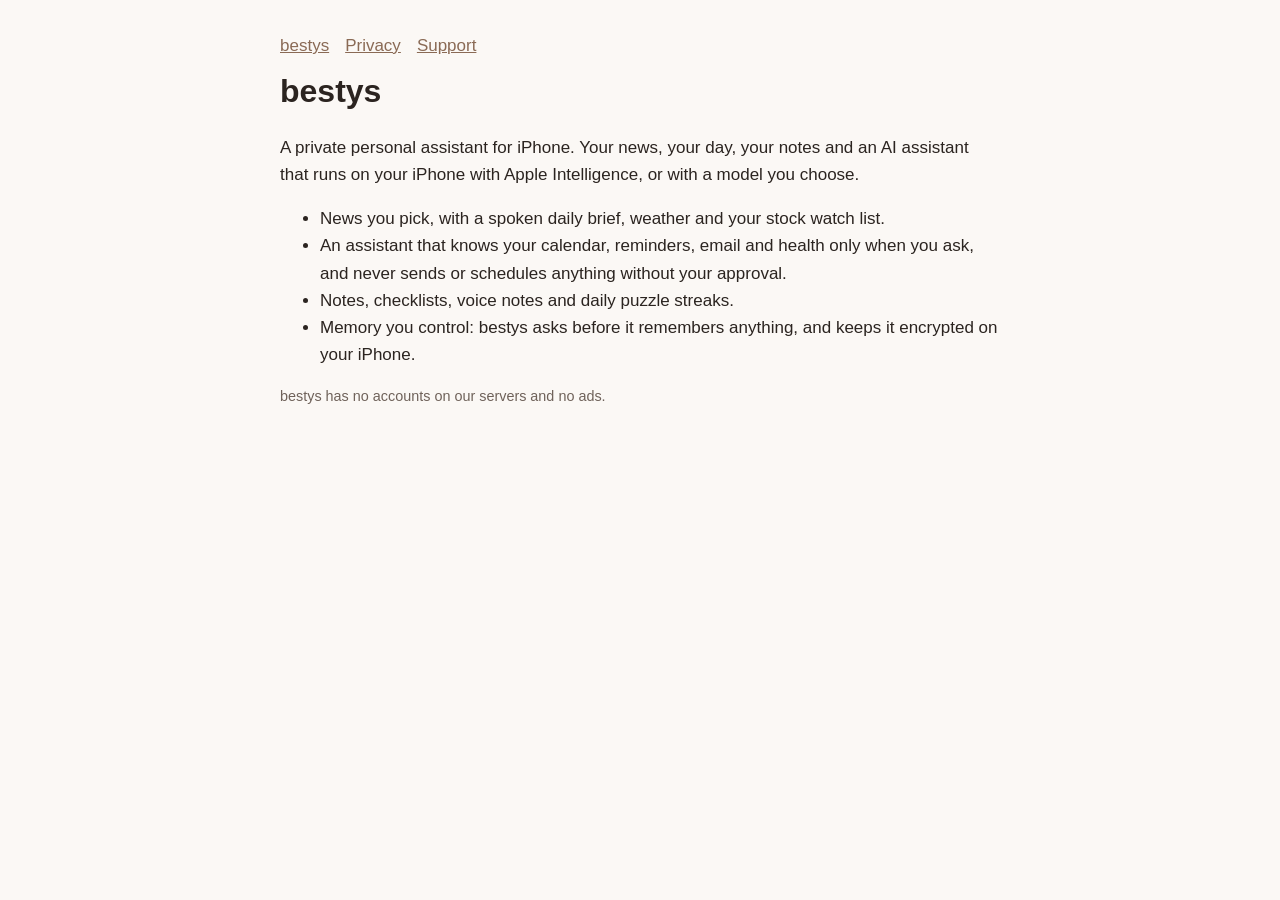
<file: index.html>
<!doctype html><html lang="en"><head><meta charset="utf-8"><meta name="viewport" content="width=device-width,initial-scale=1">
<title>bestys</title><link rel="stylesheet" href="style.css"></head><body><main>
<nav><a href="index.html">bestys</a><a href="privacy.html">Privacy</a><a href="support.html">Support</a></nav>
<h1>bestys</h1>
<p>A private personal assistant for iPhone. Your news, your day, your notes and an AI assistant that runs on your iPhone with Apple Intelligence, or with a model you choose.</p>
<ul>
<li>News you pick, with a spoken daily brief, weather and your stock watch list.</li>
<li>An assistant that knows your calendar, reminders, email and health only when you ask, and never sends or schedules anything without your approval.</li>
<li>Notes, checklists, voice notes and daily puzzle streaks.</li>
<li>Memory you control: bestys asks before it remembers anything, and keeps it encrypted on your iPhone.</li>
</ul>
<p class="muted">bestys has no accounts on our servers and no ads.</p>
</main></body></html>
</file>
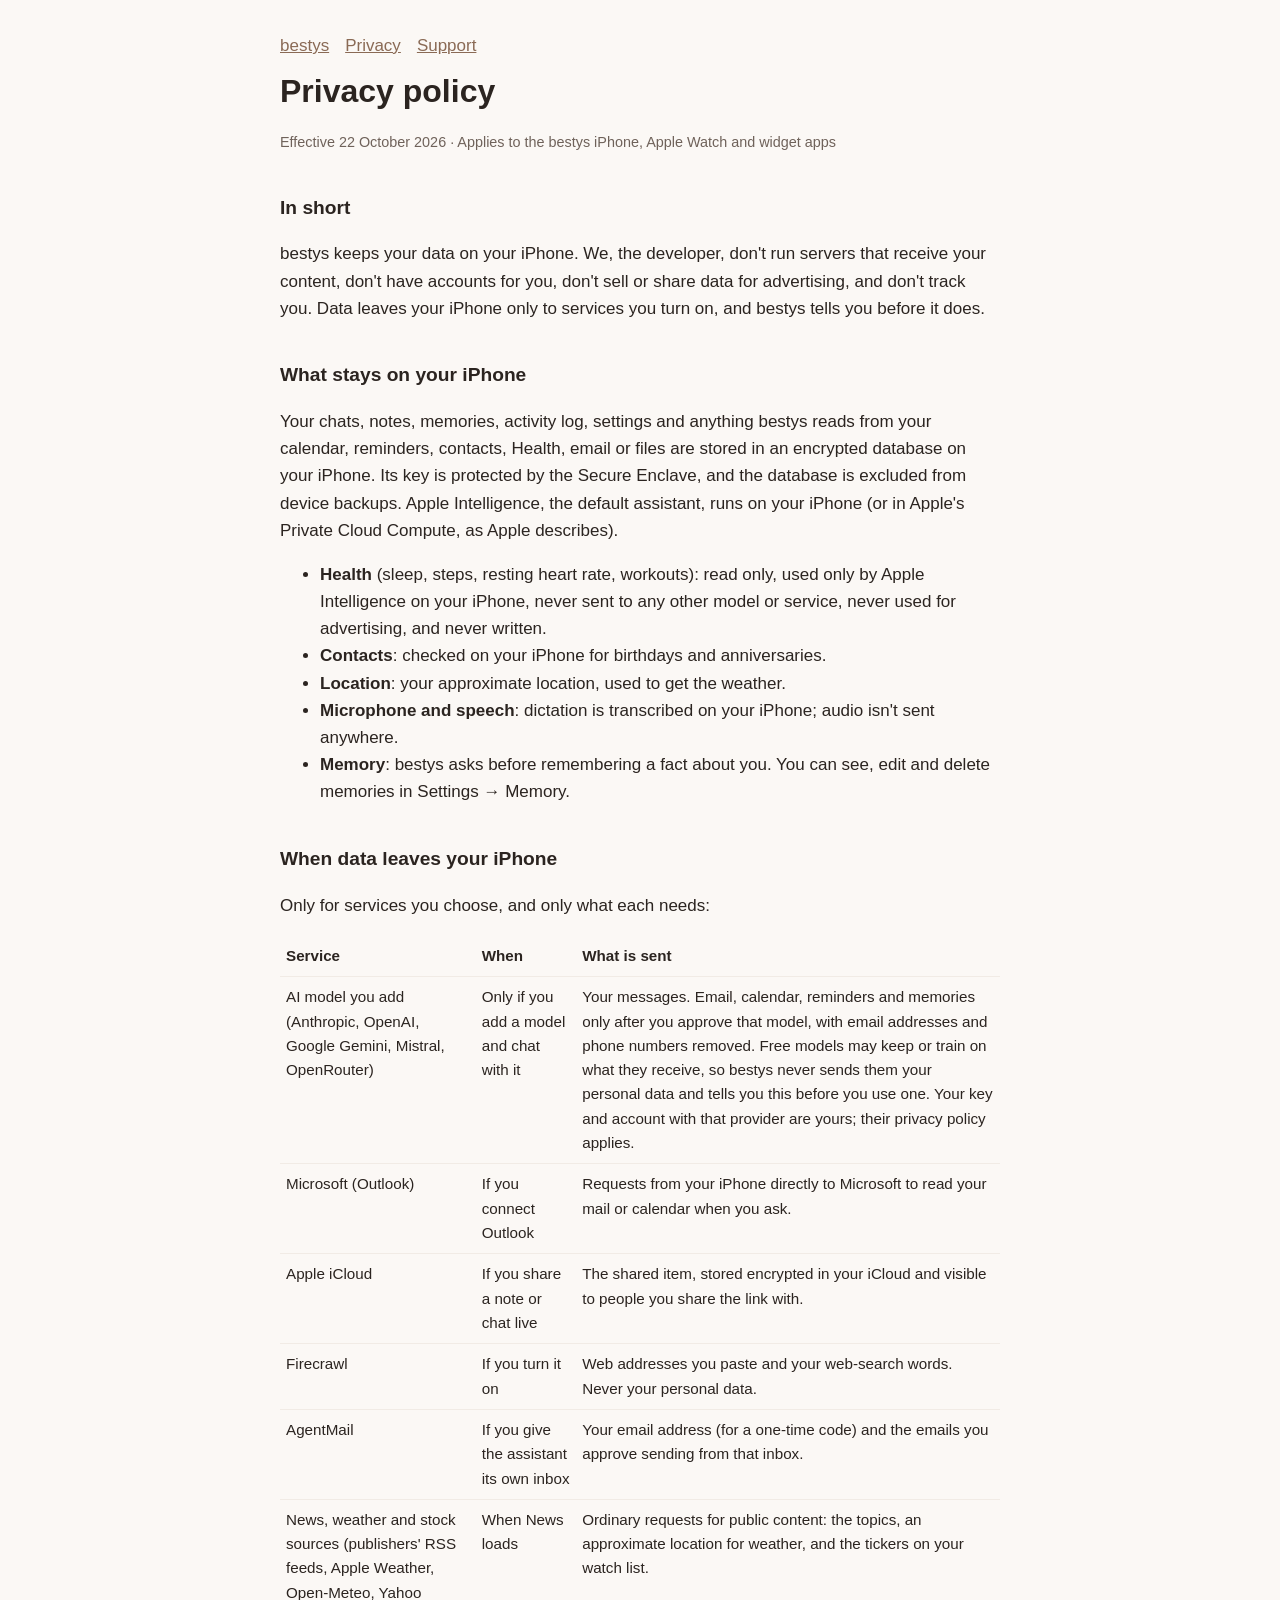
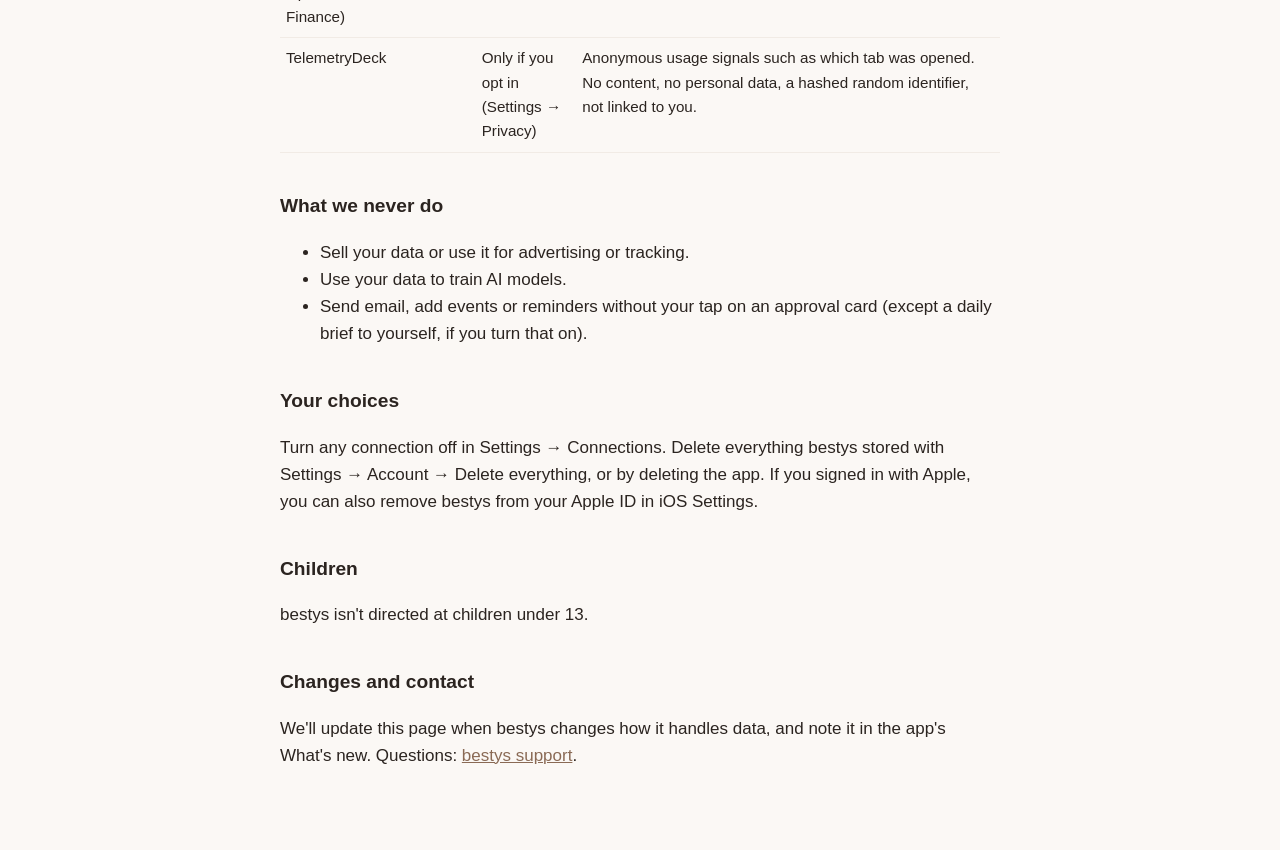
<file: privacy.html>
<!doctype html><html lang="en"><head><meta charset="utf-8"><meta name="viewport" content="width=device-width,initial-scale=1">
<title>bestys Privacy</title><link rel="stylesheet" href="style.css"></head><body><main>
<nav><a href="index.html">bestys</a><a href="privacy.html">Privacy</a><a href="support.html">Support</a></nav>
<h1>Privacy policy</h1>
<p class="muted">Effective 22 October 2026 · Applies to the bestys iPhone, Apple Watch and widget apps</p>

<h2>In short</h2>
<p>bestys keeps your data on your iPhone. We, the developer, don't run servers that receive your content, don't have accounts for you, don't sell or share data for advertising, and don't track you. Data leaves your iPhone only to services you turn on, and bestys tells you before it does.</p>

<h2>What stays on your iPhone</h2>
<p>Your chats, notes, memories, activity log, settings and anything bestys reads from your calendar, reminders, contacts, Health, email or files are stored in an encrypted database on your iPhone. Its key is protected by the Secure Enclave, and the database is excluded from device backups. Apple Intelligence, the default assistant, runs on your iPhone (or in Apple's Private Cloud Compute, as Apple describes).</p>
<ul>
<li><b>Health</b> (sleep, steps, resting heart rate, workouts): read only, used only by Apple Intelligence on your iPhone, never sent to any other model or service, never used for advertising, and never written.</li>
<li><b>Contacts</b>: checked on your iPhone for birthdays and anniversaries.</li>
<li><b>Location</b>: your approximate location, used to get the weather.</li>
<li><b>Microphone and speech</b>: dictation is transcribed on your iPhone; audio isn't sent anywhere.</li>
<li><b>Memory</b>: bestys asks before remembering a fact about you. You can see, edit and delete memories in Settings → Memory.</li>
</ul>

<h2>When data leaves your iPhone</h2>
<p>Only for services you choose, and only what each needs:</p>
<table>
<tr><th>Service</th><th>When</th><th>What is sent</th></tr>
<tr><td>AI model you add (Anthropic, OpenAI, Google Gemini, Mistral, OpenRouter)</td><td>Only if you add a model and chat with it</td><td>Your messages. Email, calendar, reminders and memories only after you approve that model, with email addresses and phone numbers removed. Free models may keep or train on what they receive, so bestys never sends them your personal data and tells you this before you use one. Your key and account with that provider are yours; their privacy policy applies.</td></tr>
<tr><td>Microsoft (Outlook)</td><td>If you connect Outlook</td><td>Requests from your iPhone directly to Microsoft to read your mail or calendar when you ask.</td></tr>
<tr><td>Apple iCloud</td><td>If you share a note or chat live</td><td>The shared item, stored encrypted in your iCloud and visible to people you share the link with.</td></tr>
<tr><td>Firecrawl</td><td>If you turn it on</td><td>Web addresses you paste and your web-search words. Never your personal data.</td></tr>
<tr><td>AgentMail</td><td>If you give the assistant its own inbox</td><td>Your email address (for a one-time code) and the emails you approve sending from that inbox.</td></tr>
<tr><td>News, weather and stock sources (publishers' RSS feeds, Apple Weather, Open-Meteo, Yahoo Finance)</td><td>When News loads</td><td>Ordinary requests for public content: the topics, an approximate location for weather, and the tickers on your watch list.</td></tr>
<tr><td>TelemetryDeck</td><td>Only if you opt in (Settings → Privacy)</td><td>Anonymous usage signals such as which tab was opened. No content, no personal data, a hashed random identifier, not linked to you.</td></tr>
</table>

<h2>What we never do</h2>
<ul>
<li>Sell your data or use it for advertising or tracking.</li>
<li>Use your data to train AI models.</li>
<li>Send email, add events or reminders without your tap on an approval card (except a daily brief to yourself, if you turn that on).</li>
</ul>

<h2>Your choices</h2>
<p>Turn any connection off in Settings → Connections. Delete everything bestys stored with Settings → Account → Delete everything, or by deleting the app. If you signed in with Apple, you can also remove bestys from your Apple ID in iOS Settings.</p>

<h2>Children</h2>
<p>bestys isn't directed at children under 13.</p>

<h2>Changes and contact</h2>
<p>We'll update this page when bestys changes how it handles data, and note it in the app's What's new. Questions: <a href="support.html">bestys support</a>.</p>
</main></body></html>
</file>
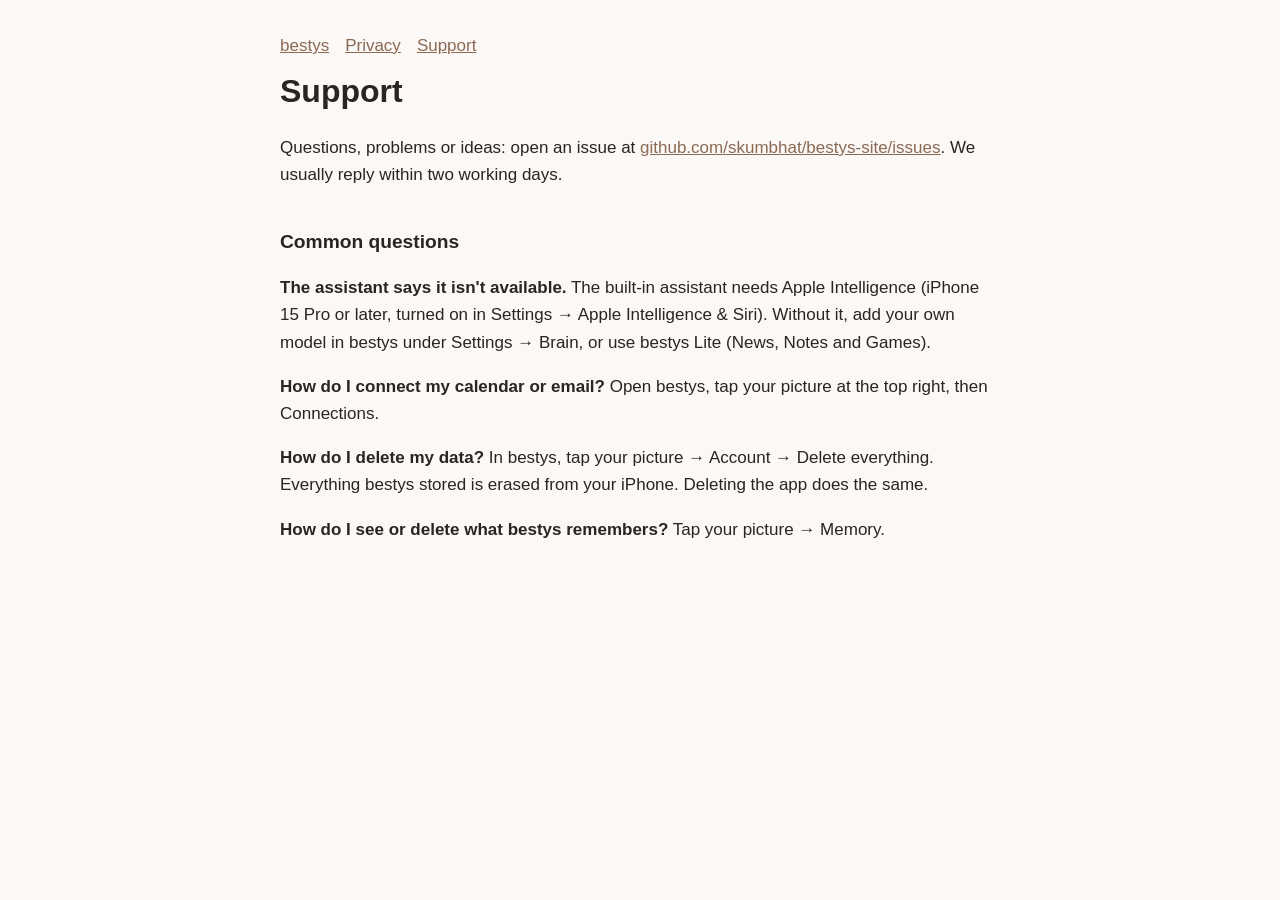
<file: support.html>
<!doctype html><html lang="en"><head><meta charset="utf-8"><meta name="viewport" content="width=device-width,initial-scale=1">
<title>bestys Support</title><link rel="stylesheet" href="style.css"></head><body><main>
<nav><a href="index.html">bestys</a><a href="privacy.html">Privacy</a><a href="support.html">Support</a></nav>
<h1>Support</h1>
<p>Questions, problems or ideas: open an issue at <a href="https://github.com/skumbhat/bestys-site/issues">github.com/skumbhat/bestys-site/issues</a>. We usually reply within two working days.</p>
<h2>Common questions</h2>
<p><b>The assistant says it isn't available.</b> The built-in assistant needs Apple Intelligence (iPhone 15 Pro or later, turned on in Settings → Apple Intelligence &amp; Siri). Without it, add your own model in bestys under Settings → Brain, or use bestys Lite (News, Notes and Games).</p>
<p><b>How do I connect my calendar or email?</b> Open bestys, tap your picture at the top right, then Connections.</p>
<p><b>How do I delete my data?</b> In bestys, tap your picture → Account → Delete everything. Everything bestys stored is erased from your iPhone. Deleting the app does the same.</p>
<p><b>How do I see or delete what bestys remembers?</b> Tap your picture → Memory.</p>
</main></body></html>
</file>
<file: style.css>
:root{--bg:#fbf8f5;--fg:#2b2420;--muted:#6f625a;--brand:#8a6a55;--card:#f1ebe5}
@media (prefers-color-scheme:dark){:root{--bg:#1c1917;--fg:#f2ede9;--muted:#b3a69c;--brand:#c9a58c;--card:#2a2522}}
body{margin:0;background:var(--bg);color:var(--fg);font:17px/1.6 -apple-system,BlinkMacSystemFont,"Segoe UI",sans-serif}
main{max-width:720px;margin:0 auto;padding:32px 16px 64px}
h1{font-size:2rem;margin:.2em 0}h2{font-size:1.2rem;margin-top:2em}
a{color:var(--brand)}.muted{color:var(--muted);font-size:.9rem}
nav a{margin-right:16px}table{border-collapse:collapse;width:100%;font-size:.95rem}
td,th{border-bottom:1px solid var(--card);padding:8px 6px;text-align:left;vertical-align:top}
</file>
